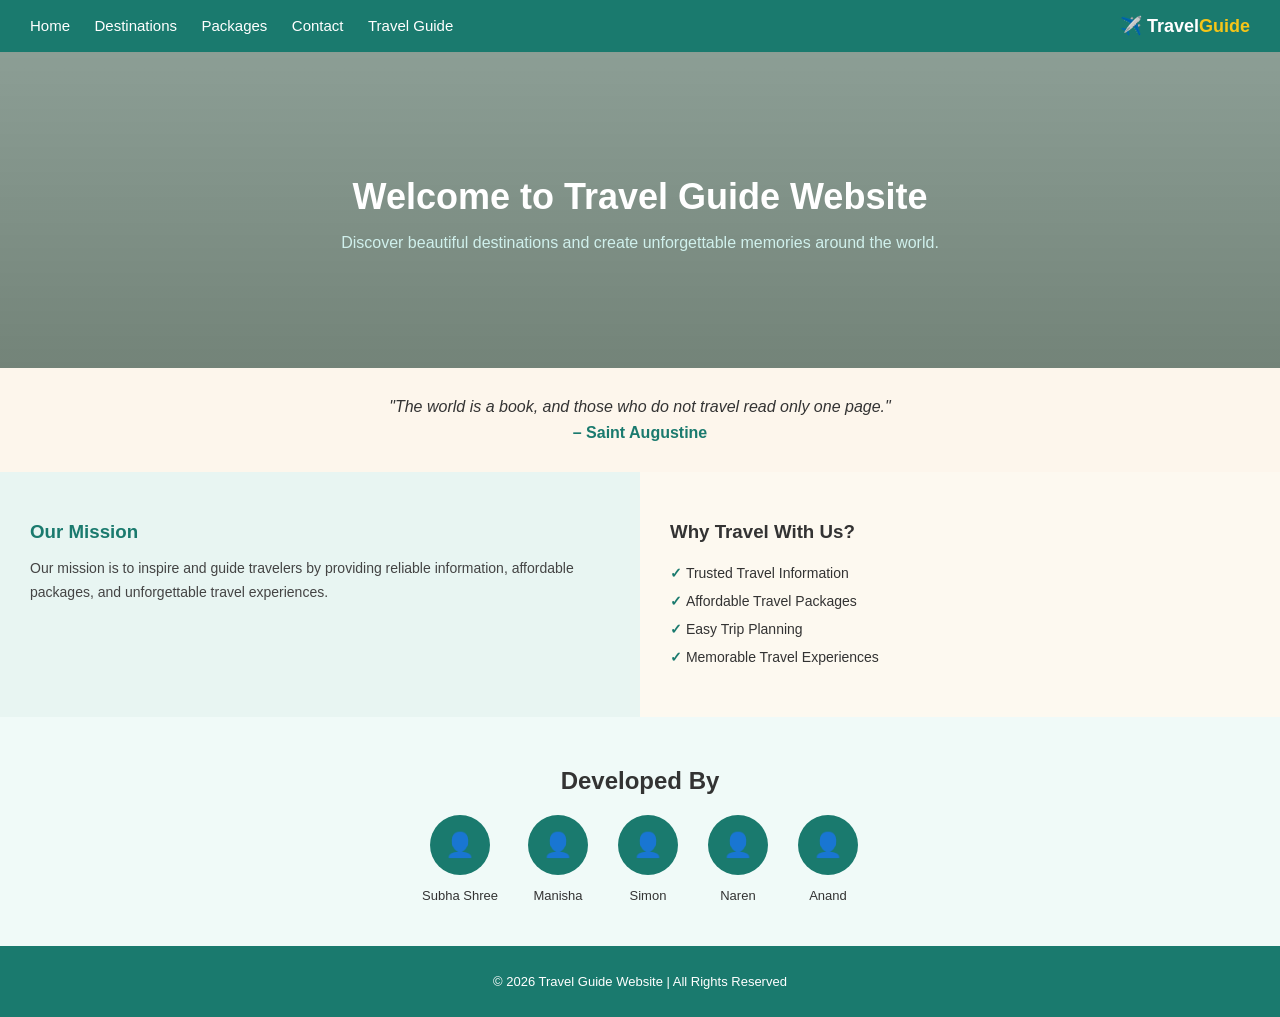
<file: index.html>
<!DOCTYPE html>
<html lang="en">
<head>
  <meta charset="UTF-8" />
  <meta name="viewport" content="width=device-width, initial-scale=1.0"/>
  <title>Travel Guide Website</title>
  <style>
    body {
      font-family: Arial, sans-serif;
      margin: 0;
      padding: 0;
      background-color: #ffffff;
    }

    /* NAVBAR */
    nav {
      background-color: #1a7a6e;
      padding: 15px 30px;
      display: flex;
      justify-content: space-between;
      align-items: center;
    }

    nav a {
      color: white;
      text-decoration: none;
      margin-right: 20px;
      font-size: 15px;
    }

    nav a:hover {
      color: #f5c518;
    }

    .logo {
      color: white;
      font-size: 18px;
      font-weight: bold;
    }

    .logo span {
      color: #f5c518;
    }

    /* HERO */
    .hero {
      background-image: linear-gradient(rgba(0, 40, 20, 0.45), rgba(0, 30, 10, 0.55)),
        url('https://images.unsplash.com/photo-1500534314209-a25ddb2bd429?w=1400&q=80');
      background-size: cover;
      background-position: center;
      color: white;
      text-align: center;
      padding: 100px 20px;
    }

    .hero h1 {
      font-size: 36px;
      margin-bottom: 10px;
    }

    .hero p {
      font-size: 16px;
      color: #d0f0ec;
    }

    /* QUOTE */
    .quote {
      background-color: #fdf6ec;
      text-align: center;
      padding: 30px 20px;
      font-style: italic;
      font-size: 16px;
      color: #333;
    }

    .quote span {
      display: block;
      margin-top: 8px;
      color: #1a7a6e;
      font-style: normal;
      font-weight: bold;
    }

    /* MISSION + WHY */
    .two-col {
      display: flex;
    }

    .mission {
      background-color: #e8f5f2;
      padding: 30px;
      width: 50%;
    }

    .mission h3 {
      color: #1a7a6e;
      margin-bottom: 10px;
    }

    .mission p {
      font-size: 14px;
      color: #444;
      line-height: 1.7;
    }

    .why {
      background-color: #fdf9f0;
      padding: 30px;
      width: 50%;
    }

    .why h3 {
      color: #333;
      margin-bottom: 10px;
    }

    .why ul {
      list-style: none;
      padding: 0;
    }

    .why ul li {
      padding: 6px 0;
      font-size: 14px;
      color: #333;
    }

    .why ul li::before {
      content: "✓ ";
      color: #1a7a6e;
      font-weight: bold;
    }

    /* TEAM */
    .team {
      background-color: #f0faf8;
      text-align: center;
      padding: 30px 20px;
    }

    .team h2 {
      color: #333;
      margin-bottom: 20px;
    }

    .team-members {
      display: flex;
      justify-content: center;
      gap: 30px;
      flex-wrap: wrap;
    }

    .member a {
      text-decoration: none;
      color: #333;
    }

    .member .avatar {
      width: 60px;
      height: 60px;
      background-color: #1a7a6e;
      border-radius: 50%;
      margin: 0 auto 8px;
      line-height: 60px;
      font-size: 24px;
      color: white;
    }

    .member p {
      font-size: 13px;
    }

    /* FOOTER */
    footer {
      background-color: #1a7a6e;
      color: white;
      text-align: center;
      padding: 15px;
      font-size: 13px;
    }
  </style>
</head>
<body>

  <!-- NAVBAR -->
  <nav>
    <div>
      <a href="index.html">Home</a>
      <a href="about.html">Destinations</a>
      <a href="package.html">Packages</a>
      <a href="contact.html">Contact</a>
      <a href="travelguide.html">Travel Guide</a>
    </div>
    <div class="logo">✈️ Travel<span>Guide</span></div>
  </nav>

  <!-- HERO -->
  <div class="hero">
    <h1>Welcome to Travel Guide Website</h1>
    <p>Discover beautiful destinations and create unforgettable memories around the world.</p>
  </div>

  <!-- QUOTE -->
  <div class="quote">
    "The world is a book, and those who do not travel read only one page."
    <span>– Saint Augustine</span>
  </div>

  <!-- MISSION + WHY -->
  <div class="two-col">

    <div class="mission">
      <h3>Our Mission</h3>
      <p>Our mission is to inspire and guide travelers by providing reliable information, affordable packages, and unforgettable travel experiences.</p>
    </div>

    <div class="why">
      <h3>Why Travel With Us?</h3>
      <ul>
        <li>Trusted Travel Information</li>
        <li>Affordable Travel Packages</li>
        <li>Easy Trip Planning</li>
        <li>Memorable Travel Experiences</li>
      </ul>
    </div>

  </div>

  <!-- TEAM -->
  <div class="team">
    <h2>Developed By</h2>
    <div class="team-members">
      <div class="member">
        <a href="index.html">
          <div class="avatar">👤</div>
          <p>Subha Shree</p>
        </a>
      </div>

      <div class="member">
        <a href="about.html">
          <div class="avatar">👤</div>
          <p>Manisha</p>
        </a>
      </div>

      <div class="member">
        <a href="package.html">
          <div class="avatar">👤</div>
          <p>Simon</p>
        </a>
      </div>

      <div class="member">
        <a href="contact.html">
          <div class="avatar">👤</div>
          <p>Naren</p>
        </a>
      </div>

      <div class="member">
        <a href="travelguid.html">
          <div class="avatar">👤</div>
          <p>Anand</p>
        </a>
      </div>

    </div>
  </div>

  <!-- FOOTER -->
  <footer>
    <p>© 2026 Travel Guide Website | All Rights Reserved</p>
  </footer>

</body>
</html>
</file>
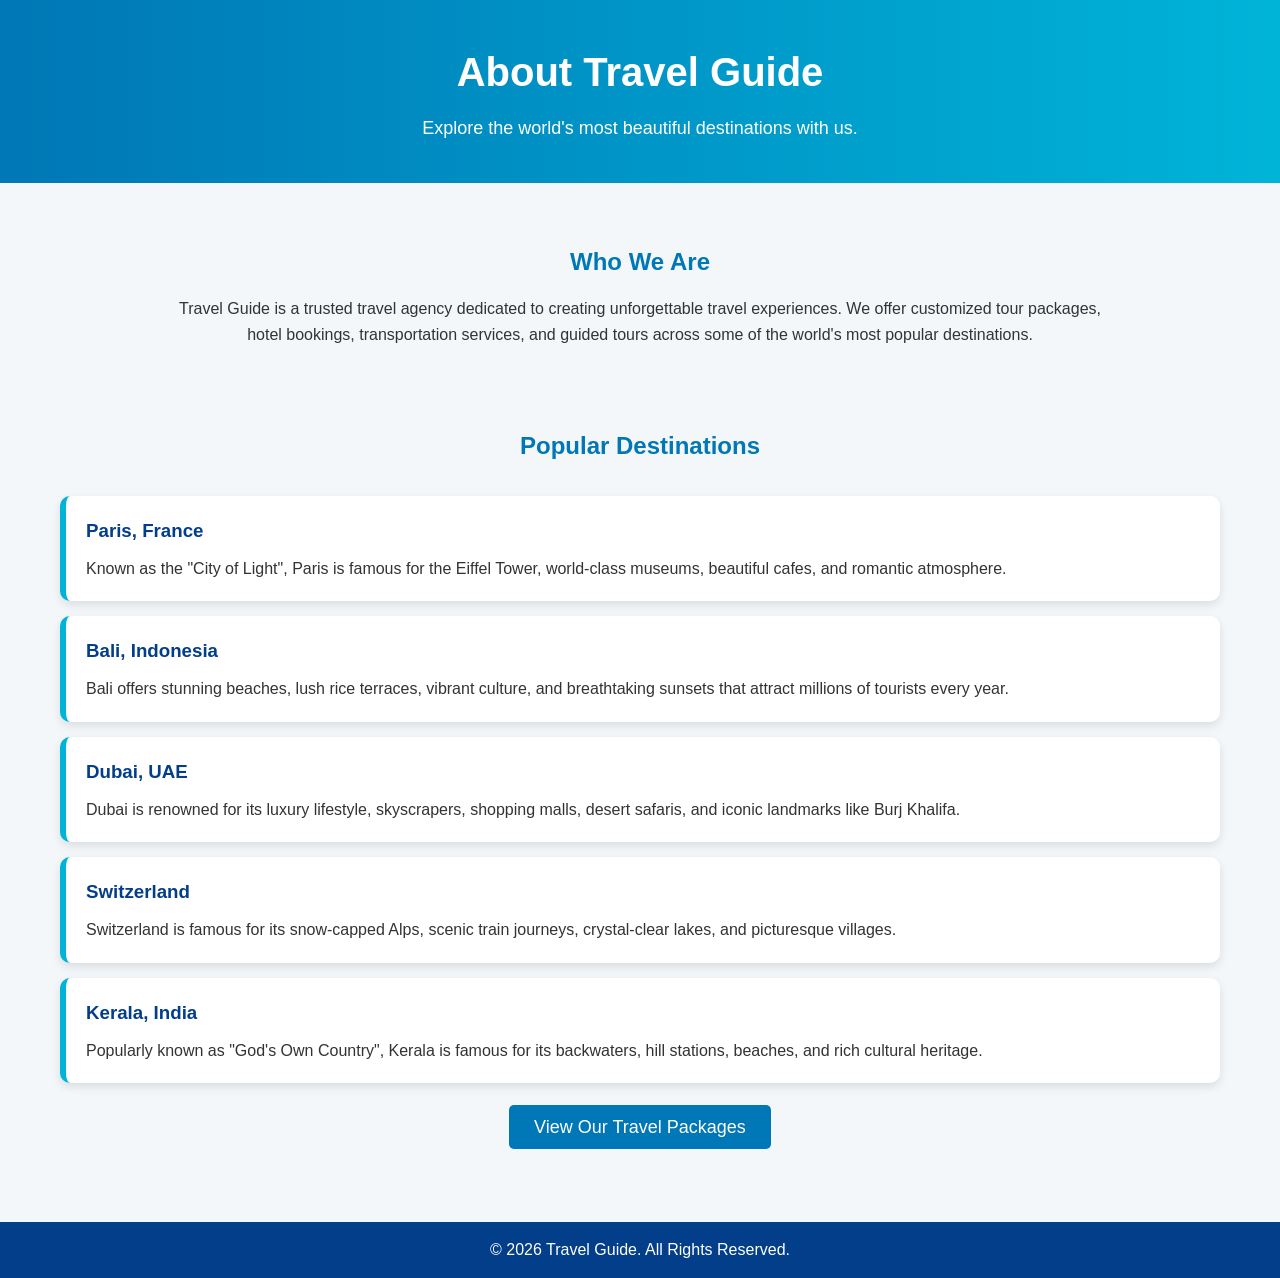
<file: about.html>
<!DOCTYPE html>
<html lang="en">
<head>
    <meta charset="UTF-8">
    <title>About Us - Travel Guide</title>
    <link rel="stylesheet" href="about.css">
</head>
<body>

    <header>
        <h1>About Travel Guide</h1>
        <p>Explore the world's most beautiful destinations with us.</p>
    </header>

    <section class="about">
        <h2>Who We Are</h2>
        <p>
            Travel Guide is a trusted travel agency dedicated to creating
            unforgettable travel experiences. We offer customized tour packages,
            hotel bookings, transportation services, and guided tours across
            some of the world's most popular destinations.
        </p>
    </section>

    <section class="destinations">
        <h2>Popular Destinations</h2>

        <div class="destination-card">
            <h3>Paris, France</h3>
            <p>
                Known as the "City of Light", Paris is famous for the Eiffel Tower,
                world-class museums, beautiful cafes, and romantic atmosphere.
            </p>
        </div>

        <div class="destination-card">
            <h3>Bali, Indonesia</h3>
            <p>
                Bali offers stunning beaches, lush rice terraces, vibrant culture,
                and breathtaking sunsets that attract millions of tourists every year.
            </p>
        </div>

        <div class="destination-card">
            <h3>Dubai, UAE</h3>
            <p>
                Dubai is renowned for its luxury lifestyle, skyscrapers, shopping malls,
                desert safaris, and iconic landmarks like Burj Khalifa.
            </p>
        </div>

        <div class="destination-card">
            <h3>Switzerland</h3>
            <p>
                Switzerland is famous for its snow-capped Alps, scenic train journeys,
                crystal-clear lakes, and picturesque villages.
            </p>
        </div>

        <div class="destination-card">
            <h3>Kerala, India</h3>
            <p>
                Popularly known as "God's Own Country", Kerala is famous for its
                backwaters, hill stations, beaches, and rich cultural heritage.
            </p>
        </div>
        <div class="package-btn">
    <a href="package.html">View Our Travel Packages</a>
</div>
    </section>

    <footer>
        <p>&copy; 2026 Travel Guide. All Rights Reserved.</p>
    </footer>

</body>
</html>
</file>
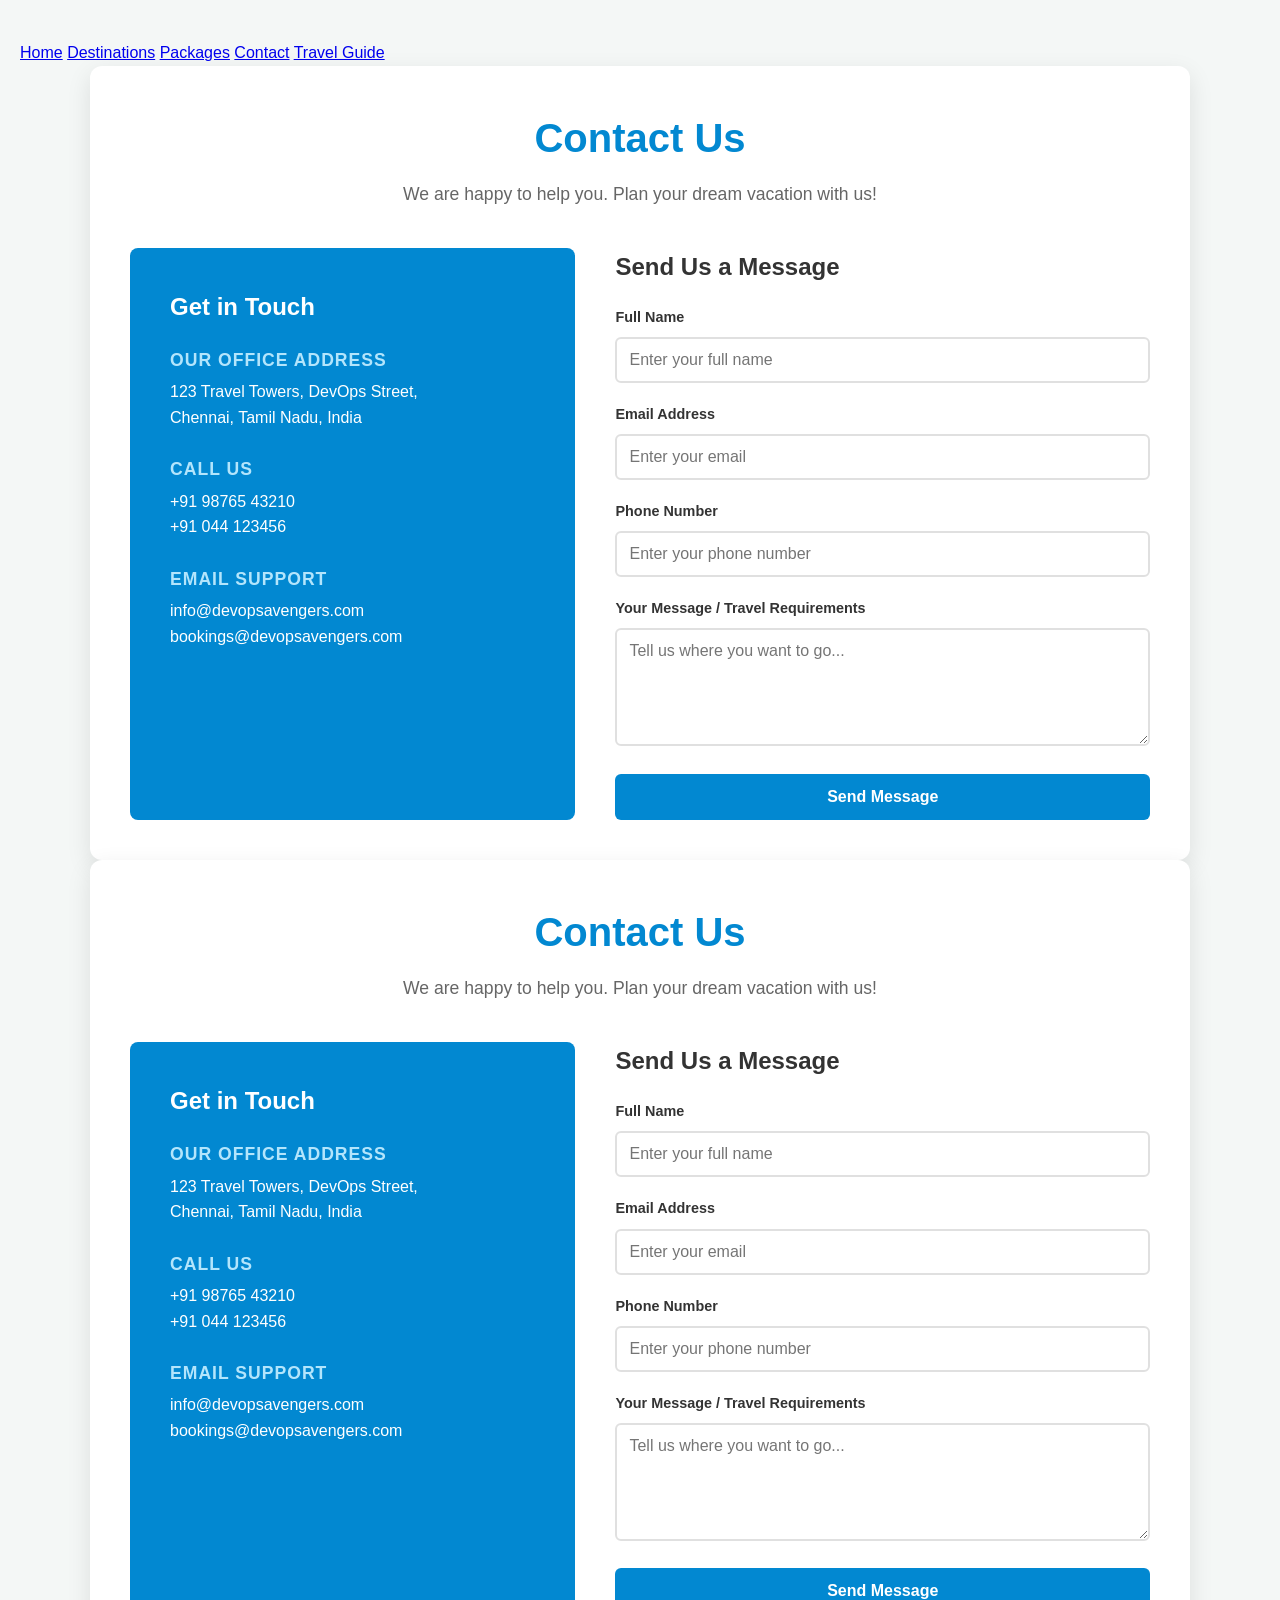
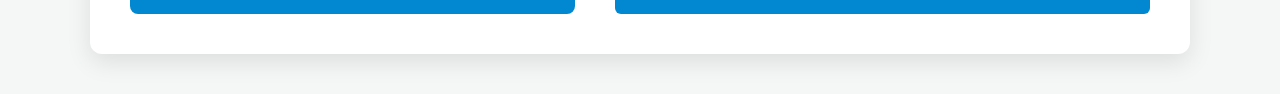
<file: contact.html>
<!DOCTYPE html>
<html lang="en">
<head>
    <meta charset="UTF-8">
    <meta name="viewport" content="width=device-width, initial-scale=1.0">
    <title>Contact Us - DevOps Avengers Travels</title>
    <style>
        /* Modern Design-gaga inline CSS sethuruken, Anand CSS eluthumbothu ithai mathிக்கலாம் */
        * {
            margin: 0;
            padding: 0;
            box-sizing: border-box;
            font-family: 'Segoe UI', Tahoma, Geneva, Verdana, sans-serif;
        }

        body {
            background: #f4f7f6;
            color: #333;
            line-height: 1.6;
            padding: 40px 20px;
        }

        .container {
            max-width: 1100px;
            margin: 0 auto;
            background: #fff;
            padding: 40px;
            border-radius: 12px;
            box-shadow: 0 8px 24px rgba(0,0,0,0.1);
        }

        .header {
            text-align: center;
            margin-bottom: 40px;
        }

        .header h1 {
            color: #0288d1;
            font-size: 2.5rem;
            margin-bottom: 10px;
        }

        .header p {
            color: #666;
            font-size: 1.1rem;
        }

        .contact-wrapper {
            display: grid;
            grid-template-columns: 1fr 1.2fr;
            gap: 40px;
        }

        /* Office Details Section */
        .contact-info {
            background: #0288d1;
            color: #fff;
            padding: 40px;
            border-radius: 8px;
        }

        .contact-info h3 {
            font-size: 1.5rem;
            margin-bottom: 20px;
        }

        .info-box {
            margin-bottom: 25px;
        }

        .info-box h4 {
            font-size: 1.1rem;
            margin-bottom: 5px;
            text-transform: uppercase;
            letter-spacing: 1px;
            color: #b3e5fc;
        }

        /* Form Section */
        .contact-form h3 {
            font-size: 1.5rem;
            margin-bottom: 20px;
            color: #333;
        }

        .form-group {
            margin-bottom: 20px;
        }

        .form-group label {
            display: block;
            margin-bottom: 8px;
            font-weight: 600;
            font-size: 0.9rem;
        }

        .form-group input, .form-group textarea {
            width: 100%;
            padding: 12px;
            border: 2px solid #e0e0e0;
            border-radius: 6px;
            font-size: 1rem;
            transition: all 0.3s ease;
        }

        .form-group input:focus, .form-group textarea:focus {
            border-color: #0288d1;
            outline: none;
        }

        .submit-btn {
            background: #0288d1;
            color: #fff;
            border: none;
            padding: 14px 28px;
            font-size: 1rem;
            font-weight: bold;
            border-radius: 6px;
            cursor: pointer;
            width: 100%;
            transition: background 0.3s ease;
        }

        .submit-btn:hover {
            background: #01579b;
        }

        /* Mobile View Response */
        @media (max-width: 768px) {
            .contact-wrapper {
                grid-template-columns: 1fr;
            }
        }
    </style>
</head>
<body>
<!DOCTYPE html>
<html lang="en">
<head>
    <meta charset="UTF-8">
    <meta name="viewport" content="width=device-width, initial-scale=1.0">
    <title>Contact Us - DevOps Avengers Travels</title>
    <style>
        /* Modern Design-gaga inline CSS sethuruken, Anand CSS eluthumbothu ithai mathிக்கலாம் */
        * {
            margin: 0;
            padding: 0;
            box-sizing: border-box;
            font-family: 'Segoe UI', Tahoma, Geneva, Verdana, sans-serif;
        }

        body {
            background: #f4f7f6;
            color: #333;
            line-height: 1.6;
            padding: 40px 20px;
        }

        .container {
            max-width: 1100px;
            margin: 0 auto;
            background: #fff;
            padding: 40px;
            border-radius: 12px;
            box-shadow: 0 8px 24px rgba(0,0,0,0.1);
        }

        .header {
            text-align: center;
            margin-bottom: 40px;
        }

        .header h1 {
            color: #0288d1;
            font-size: 2.5rem;
            margin-bottom: 10px;
        }

        .header p {
            color: #666;
            font-size: 1.1rem;
        }

        .contact-wrapper {
            display: grid;
            grid-template-columns: 1fr 1.2fr;
            gap: 40px;
        }

        /* Office Details Section */
        .contact-info {
            background: #0288d1;
            color: #fff;
            padding: 40px;
            border-radius: 8px;
        }

        .contact-info h3 {
            font-size: 1.5rem;
            margin-bottom: 20px;
        }

        .info-box {
            margin-bottom: 25px;
        }

        .info-box h4 {
            font-size: 1.1rem;
            margin-bottom: 5px;
            text-transform: uppercase;
            letter-spacing: 1px;
            color: #b3e5fc;
        }

        /* Form Section */
        .contact-form h3 {
            font-size: 1.5rem;
            margin-bottom: 20px;
            color: #333;
        }

        .form-group {
            margin-bottom: 20px;
        }

        .form-group label {
            display: block;
            margin-bottom: 8px;
            font-weight: 600;
            font-size: 0.9rem;
        }

        .form-group input, .form-group textarea {
            width: 100%;
            padding: 12px;
            border: 2px solid #e0e0e0;
            border-radius: 6px;
            font-size: 1rem;
            transition: all 0.3s ease;
        }

        .form-group input:focus, .form-group textarea:focus {
            border-color: #0288d1;
            outline: none;
        }

        .submit-btn {
            background: #0288d1;
            color: #fff;
            border: none;
            padding: 14px 28px;
            font-size: 1rem;
            font-weight: bold;
            border-radius: 6px;
            cursor: pointer;
            width: 100%;
            transition: background 0.3s ease;
        }

        .submit-btn:hover {
            background: #01579b;
        }

        /* Mobile View Response */
        @media (max-width: 768px) {
            .contact-wrapper {
                grid-template-columns: 1fr;
            }
        }
    </style>
</head>
<body>
    
    <nav>
        <div>
            <a href="index.html">Home</a>
            <a href="about.html">Destinations</a>
            <a href="packages.html">Packages</a>
            <a href="contact.html">Contact</a>
            <a href="travelguide.html">Travel Guide</a>
        </div>
    </nav>

    <div class="container">
        <div class="header">
            <h1>Contact Us</h1>
            <p>We are happy to help you. Plan your dream vacation with us!</p>
        </div>

        <div class="contact-wrapper">
            <!-- Left Side: Office Info -->
            <div class="contact-info">
                <h3>Get in Touch</h3>
                
                <div class="info-box">
                    <h4>Our Office Address</h4>
                    <p>123 Travel Towers, DevOps Street,<br>Chennai, Tamil Nadu, India</p>
                </div>

                <div class="info-box">
                    <h4>Call Us</h4>
                    <p>+91 98765 43210</p>
                    <p>+91 044 123456</p>
                </div>

                <div class="info-box">
                    <h4>Email Support</h4>
                    <p>info@devopsavengers.com</p>
                    <p>bookings@devopsavengers.com</p>
                </div>
            </div>

            <!-- Right Side: Contact Form -->
            <div class="contact-form">
                <h3>Send Us a Message</h3>
                <form action="#">
                    <div class="form-group">
                        <label for="name">Full Name</label>
                        <input type="text" id="name" placeholder="Enter your full name" required>
                    </div>

                    <div class="form-group">
                        <label for="email">Email Address</label>
                        <input type="email" id="email" placeholder="Enter your email" required>
                    </div>

                    <div class="form-group">
                        <label for="phone">Phone Number</label>
                        <input type="tel" id="phone" placeholder="Enter your phone number">
                    </div>

                    <div class="form-group">
                        <label for="message">Your Message / Travel Requirements</label>
                        <textarea id="message" rows="5" placeholder="Tell us where you want to go..." required></textarea>
                    </div>

                    <button type="submit" class="submit-btn">Send Message</button>
                </form>
            </div>
        </div>
    </div>

</body>
</html>
    <div class="container">
        <div class="header">
            <h1>Contact Us</h1>
            <p>We are happy to help you. Plan your dream vacation with us!</p>
        </div>

        <div class="contact-wrapper">
            <!-- Left Side: Office Info -->
            <div class="contact-info">
                <h3>Get in Touch</h3>
                
                <div class="info-box">
                    <h4>Our Office Address</h4>
                    <p>123 Travel Towers, DevOps Street,<br>Chennai, Tamil Nadu, India</p>
                </div>

                <div class="info-box">
                    <h4>Call Us</h4>
                    <p>+91 98765 43210</p>
                    <p>+91 044 123456</p>
                </div>

                <div class="info-box">
                    <h4>Email Support</h4>
                    <p>info@devopsavengers.com</p>
                    <p>bookings@devopsavengers.com</p>
                </div>
            </div>

            <!-- Right Side: Contact Form -->
            <div class="contact-form">
                <h3>Send Us a Message</h3>
                <form action="#">
                    <div class="form-group">
                        <label for="name">Full Name</label>
                        <input type="text" id="name" placeholder="Enter your full name" required>
                    </div>

                    <div class="form-group">
                        <label for="email">Email Address</label>
                        <input type="email" id="email" placeholder="Enter your email" required>
                    </div>

                    <div class="form-group">
                        <label for="phone">Phone Number</label>
                        <input type="tel" id="phone" placeholder="Enter your phone number">
                    </div>

                    <div class="form-group">
                        <label for="message">Your Message / Travel Requirements</label>
                        <textarea id="message" rows="5" placeholder="Tell us where you want to go..." required></textarea>
                    </div>

                    <button type="submit" class="submit-btn">Send Message</button>
                </form>
            </div>
        </div>
    </div>

</body>
</html>
</file>
<file: about.css>
/* Reset */
*{
    margin: 0;
    padding: 0;
    box-sizing: border-box;
}

/* Body */
body{
    font-family: Arial, sans-serif;
    background-color: #f4f7fa;
    color: #333;
    line-height: 1.6;
}

/* Header */
header{
    background: linear-gradient(to right, #0077b6, #00b4d8);
    color: white;
    text-align: center;
    padding: 40px 20px;
}

header h1{
    font-size: 40px;
    margin-bottom: 10px;
}

header p{
    font-size: 18px;
}

/* About Section */
.about{
    max-width: 1000px;
    margin: 40px auto;
    padding: 20px;
    text-align: center;
}

.about h2{
    color: #0077b6;
    margin-bottom: 15px;
}
.package-btn{
    text-align: center;
    margin: 30px 0;
}

.package-btn a{
    background-color: #0077b6;
    color: white;
    text-decoration: none;
    padding: 12px 25px;
    border-radius: 5px;
    font-size: 18px;
}

.package-btn a:hover{
    background-color: #023e8a;
}

/* Destination Section */
.destinations{
    max-width: 1200px;
    margin: 20px auto;
    padding: 20px;
}

.destinations h2{
    text-align: center;
    color: #0077b6;
    margin-bottom: 30px;
}

/* Cards */
.destination-card{
    background: white;
    padding: 20px;
    margin: 15px 0;
    border-left: 6px solid #00b4d8;
    border-radius: 10px;
    box-shadow: 0 4px 10px rgba(0,0,0,0.1);
    transition: transform 0.3s;
}

.destination-card:hover{
    transform: translateY(-5px);
}

.destination-card h3{
    color: #023e8a;
    margin-bottom: 10px;
}

/* Footer */
footer{
    background-color: #023e8a;
    color: white;
    text-align: center;
    padding: 15px;
    margin-top: 30px;
}
</file>
